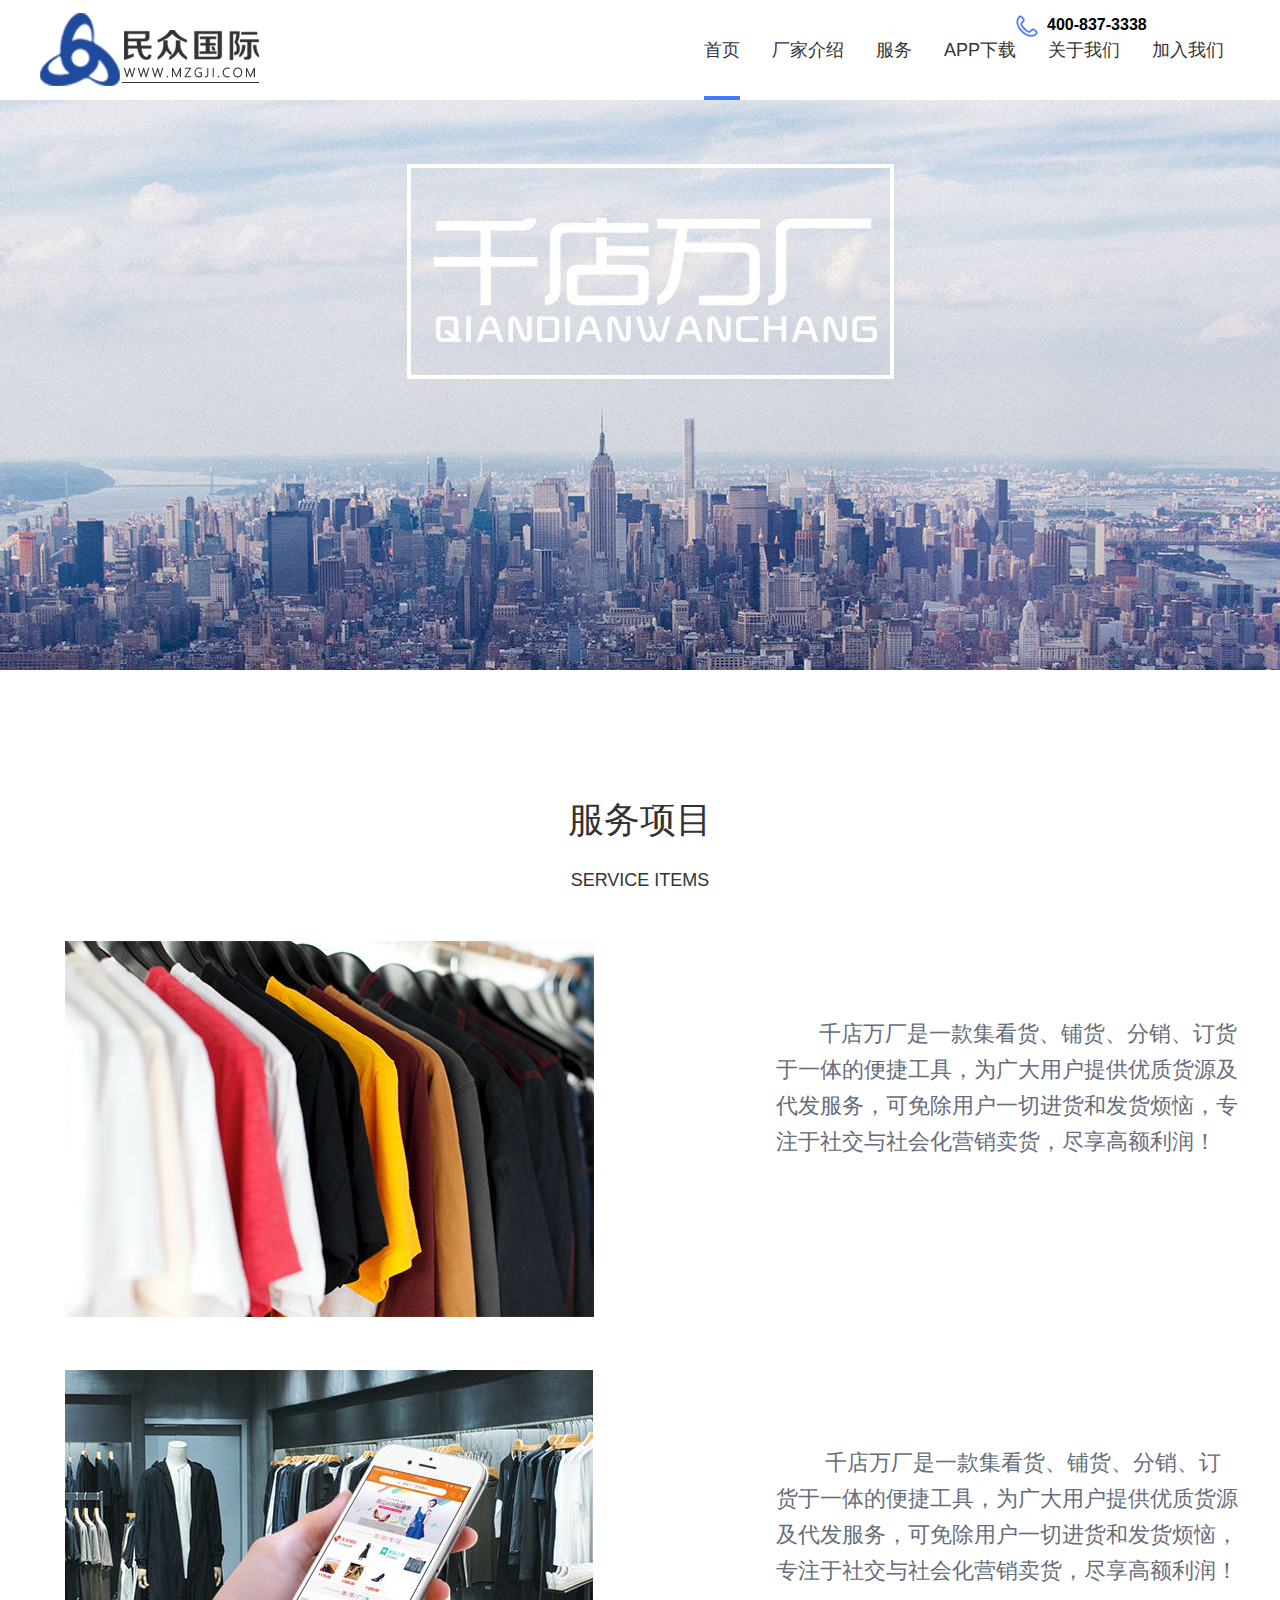
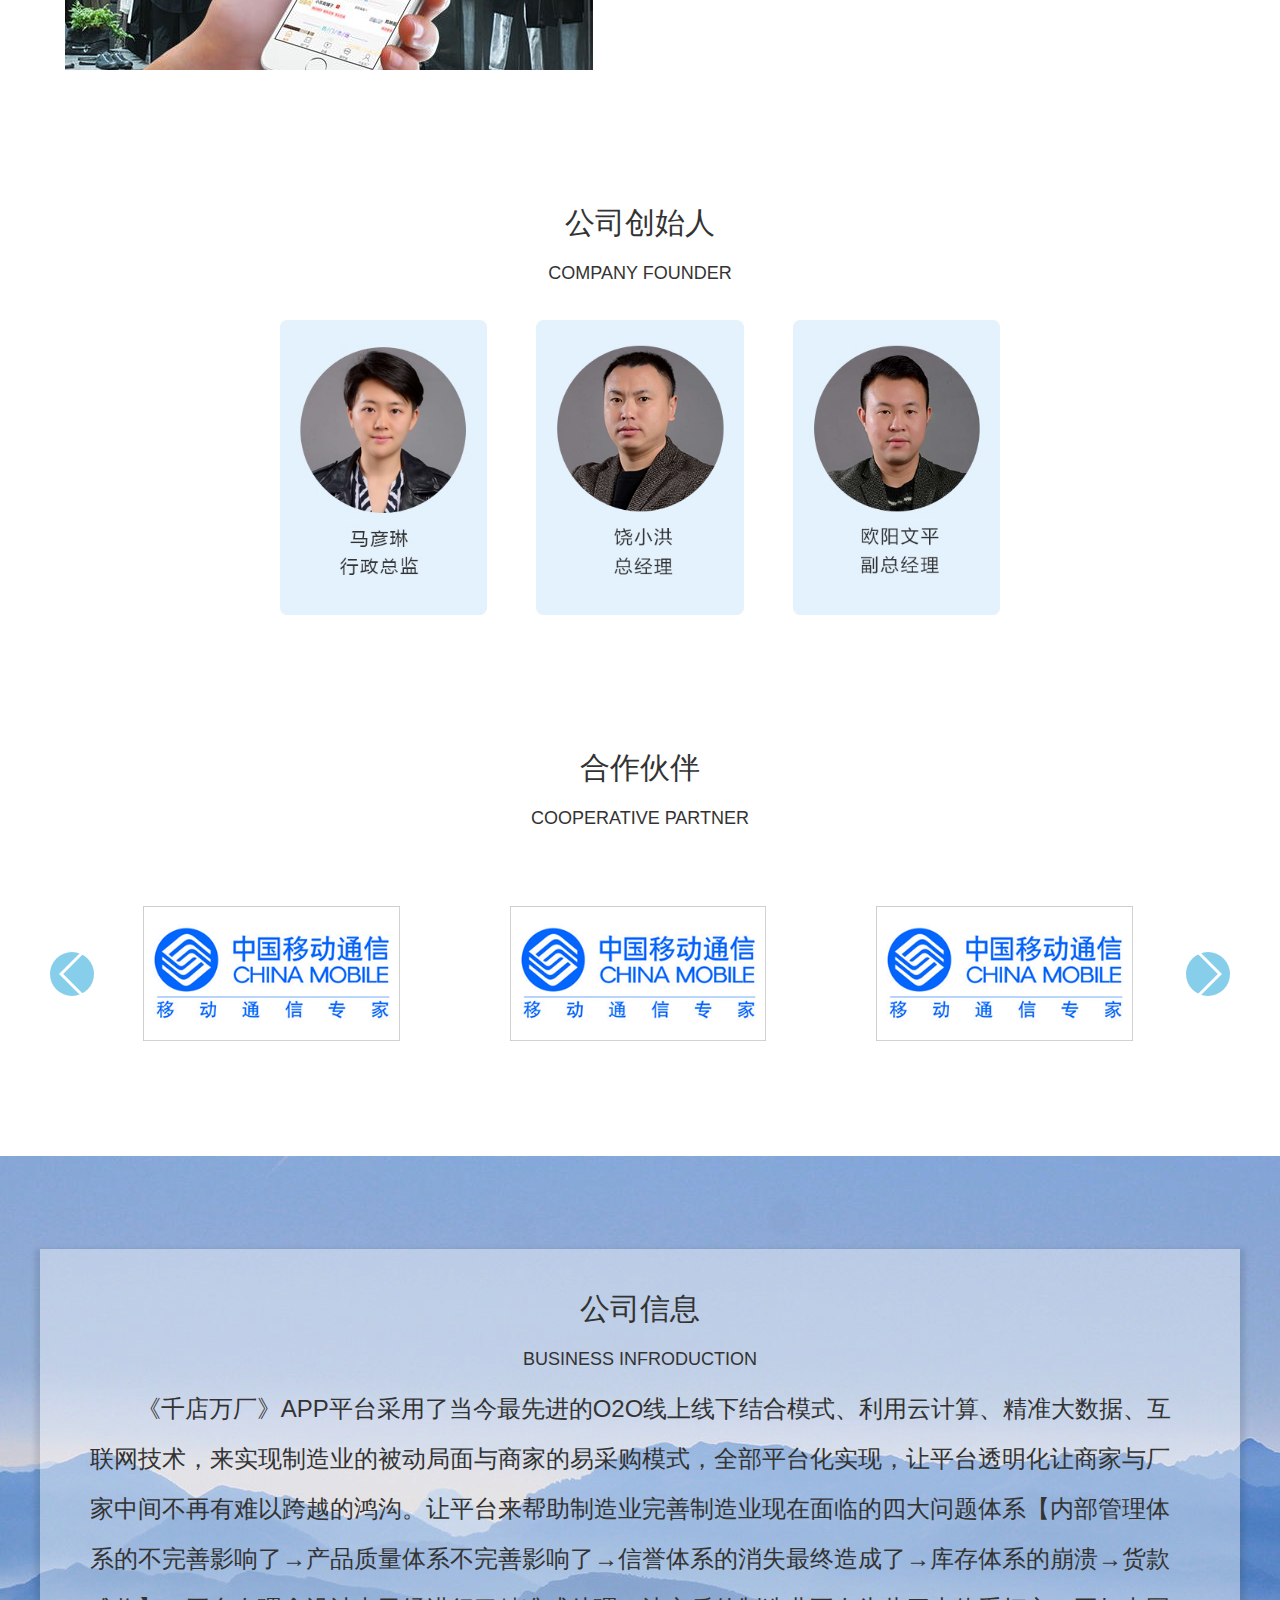
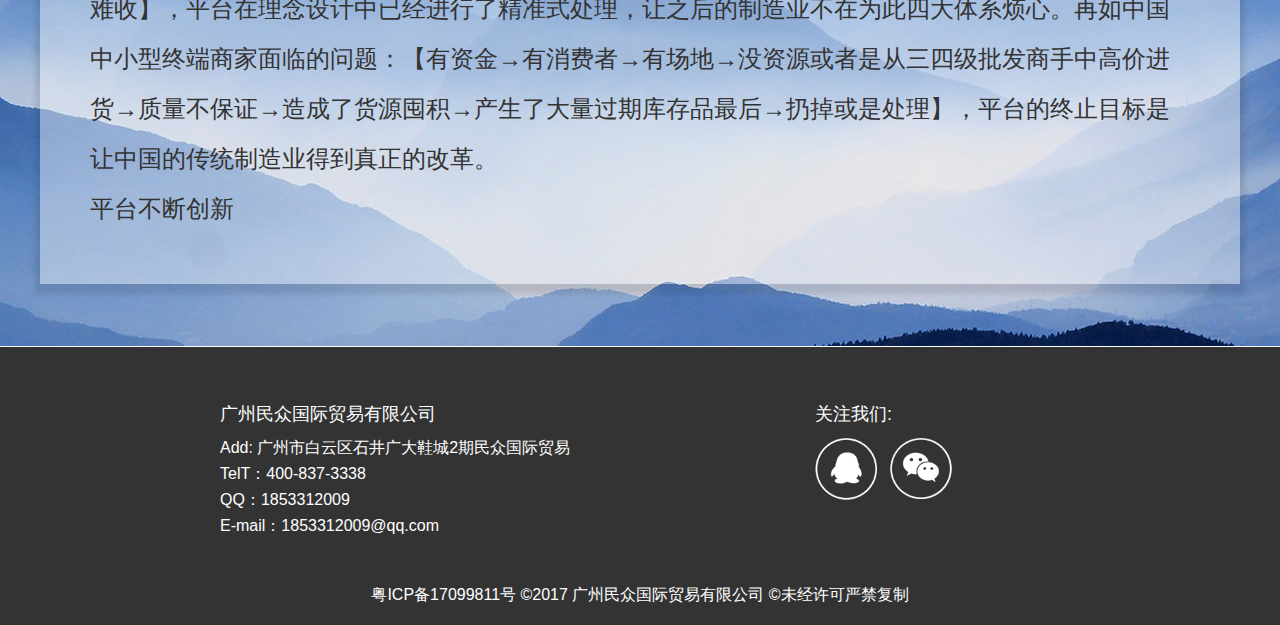
<file: index.html>
<!DOCTYPE html>
<html lang="en">

<head>
    <meta charset="UTF-8">
    <meta http-equiv=“X-UA-Compatible” content=“IE=8″>
    <meta http-equiv=“X-UA-Compatible” content=“IE=9″>
    <meta http-equiv="X-UA-Compatible" content="ie=edge">
    <!-- Link Swiper's CSS -->
    <!--<link rel="stylesheet" href="resource/css/swiper-3.4.2.min.css">-->
    <link rel="stylesheet" href="./resource/css/swiper-3.4.2.min.css">
    <link href="resource/css/main.css" rel="stylesheet" />
    <link href="resource/css/index.css" rel="stylesheet" />
    <link rel="shortcut icon" type=image/x-icon href="./resource/images/图层1.png" />
    <title>民众国际 千店万厂</title>
</head>

<body>
    
    <!--common-header begin-->
    <div class="common-header">
            <h1>民众国际 千店万厂</h1>
        <div class="tel">
            <img src="./resource/images/index/电话副本.png" alt="千店万厂">&nbsp&nbsp400-837-3338</div>
        <div class="wrap-sub clearfix">

            <p class="logo">
                <a href="index.html">
                    <img src="./resource/images/index/logo.png" alt="千店万厂">
                </a>
            </p>
            <ul class="fr">
                <li class="active">
                    <a href="index.html">首页</a>
                </li>
                <li>
                    <a href="product.html">厂家介绍</a>
                </li>
                <li>
                    <a href="server.html">服务</a>
                </li>
                <li>
                    <a href="down.html">APP下载</a>
                </li>
                <li>
                    <a href="about-us.html">关于我们</a>
                </li>
                <li>
                    <a href="join.html">加入我们</a>
                </li>
            </ul>
        </div>
    </div>
    <!--common-header end-->


    <!--banner begin-->
    <div class="contact-header clearfix">
        <div class="contact-h center">
        </div>
    </div>
    <!--banner end-->



    <!--about-us begin-->
    <div class="about-us ">
        <div class="wrap clearfix">
            <h2>服务项目</h2>
            <h3>SERVICE ITEMS</h3>
            <div class="warp1">
                <p class="img fl" style="margin-left:25px">
                    <img src="resource/images/index/厂.jpg" alt="千店万厂">
                </p>
                <p class="description fr" style="margin-left:0px">
                    &nbsp&nbsp&nbsp&nbsp&nbsp&nbsp&nbsp千店万厂是一款集看货、铺货、分销、订货于一体的便捷工具，为广大用户提供优质货源及代发服务，可免除用户一切进货和发货烦恼，专注于社交与社会化营销卖货，尽享高额利润！
                </p>
            </div>
        </div>
        <div class="wrap clearfix">

            <p class="img fl" style="margin-left:25px">
                <img src="resource/images/index/店.jpg" alt="千店万厂">
            </p>
            <p class="description fr" style="margin-left:0px">
                &nbsp&nbsp&nbsp&nbsp&nbsp&nbsp&nbsp 千店万厂是一款集看货、铺货、分销、订货于一体的便捷工具，为广大用户提供优质货源及代发服务，可免除用户一切进货和发货烦恼，专注于社交与社会化营销卖货，尽享高额利润！
            </p>
        </div>
    </div>
    <div class="hezuo">
        <div class="hezuo-main">
            <h2>公司创始人</h2>
            <h3> COMPANY FOUNDER</h3>
            <div>
                <img src="./resource/images/index//boss1.jpg" alt="千店万厂">
                <img src="./resource/images/index//boss2.jpg" alt="千店万厂">
                <img src="./resource/images/index//boss3.jpg" alt="千店万厂">

            </div>
        </div>
    </div>
    <div class="boss-f">
        <div class="boss-t">
            <h2>合作伙伴</h2>
            <h3>COOPERATIVE PARTNER</h3>
        </div>
    </div>
    <div class="boss">
        <div class="boss-c">

            <div class="swiper-container">
                <div class="swiper-wrapper">
                    <div class="swiper-slide">
                        <img src="./resource/images/index/hezuo1.png" alt="千店万厂">
                    </div>
                    <div class="swiper-slide">
                        <img src="./resource/images/index/hezuo1.png" alt="千店万厂">
                    </div>
                    <div class="swiper-slide">
                        <img src="./resource/images/index/hezuo1.png" alt="千店万厂">
                    </div>
                    <div class="swiper-slide">
                        <img src="./resource/images/index/hezuo1.png" alt="千店万厂">
                    </div>
                    <div class="swiper-slide">
                        <img src="./resource/images/index/hezuo1.png" alt="千店万厂">
                    </div>
                    <div class="swiper-slide">
                        <img src="./resource/images/index/hezuo1.png" alt="千店万厂">
                    </div>
                    <div class="swiper-slide">
                        <img src="./resource/images/index/hezuo1.png" alt="千店万厂">
                    </div>

                </div>
                <!-- Add Pagination -->
                <!-- Add Arrows -->

            </div>
            <div class="swiper-button-next swiper-button-white"></div>
            <div class="swiper-button-prev swiper-button-white"></div>
        </div>


    </div>


    <div class="info">
        <div class="info-main">
            <h2>公司信息</h2>
            <h3>BUSINESS INFRODUCTION</h3>
            <p> &nbsp&nbsp&nbsp&nbsp&nbsp&nbsp&nbsp《千店万厂》APP平台采用了当今最先进的O2O线上线下结合模式、利用云计算、精准大数据、互联网技术，来实现制造业的被动局面与商家的易采购模式，全部平台化实现，让平台透明化让商家与厂家中间不再有难以跨越的鸿沟。让平台来帮助制造业完善制造业现在面临的四大问题体系【内部管理体系的不完善影响了→产品质量体系不完善影响了→信誉体系的消失最终造成了→库存体系的崩溃→货款难收】，平台在理念设计中已经进行了精准式处理，让之后的制造业不在为此四大体系烦心。再如中国中小型终端商家面临的问题：【有资金→有消费者→有场地→没资源或者是从三四级批发商手中高价进货→质量不保证→造成了货源囤积→产生了大量过期库存品最后→扔掉或是处理】，平台的终止目标是让中国的传统制造业得到真正的改革。</p>
            <p>平台不断创新</p>
        </div>
    </div>



    <!--about-us end-->
    <!--product end-->
    <!--connection begin-->
    <div class="connection">
        <div class="wrap">
            <ul class="icon clearfix">
                <li class="fl">
                    <ul>
                        <span>广州民众国际贸易有限公司</span>
                        <li>Add: 广州市白云区石井广大鞋城2期民众国际贸易</li>
                        <li>TelT：400-837-3338</li>
                        <li>QQ：1853312009</li>
                        <li>E-mail：1853312009@qq.com</li>
                    </ul>
                </li>
                <li class="fr">
                    <ul>
                        <span>关注我们:</span>
                        <div>
                            <span class="fl">
                                <img src="./resource/images/index/qq.png" alt="千店万厂"> </span>
                            &nbsp&nbsp&nbsp&nbsp
                            <span class="fl">
                                <img src="./resource/images/index/微信.png" alt="千店万厂">
                            </span>
                        </div>

                    </ul>

                </li>
            </ul>
        </div>
        <div class="footer">
            <p>粤ICP备17099811号 ©2017 广州民众国际贸易有限公司 ©未经许可严禁复制</p>
        </div>
    </div>
    <!--connection end-->

    <!--footer begin-->

    <!--footer end-->

    <!--goTop begin-->
    <span class="goTop" id="goTop">
        <img src="resource/images/index/gotop.png" alt="">
    </span>
    <!--goTop end-->

    <script src="resource/js/lib/jquery-1.9.1.js"></script>
    <!-- Swiper JS -->
    <script src="resource/js/swiper-3.4.2.min.js"></script>
    <script data-main="modules/src/index" src="resource/js/common/base.js"></script>
    <!-- Initialize Swiper -->
    <script>
        var swiper = new Swiper('.swiper-container', {
            pagination: '.swiper-pagination',
            nextButton: '.swiper-button-next',
            prevButton: '.swiper-button-prev',
            slidesPerView: 3,
            paginationClickable: true,
            spaceBetween: 0,
            autoplay: 2000,
            loop: true,
        });
        $('.swiper-container').mouseover(function () {
            swiper.stopAutoplay();
        })
        $('.swiper-container').mouseout(function () {
            swiper.startAutoplay();
        })
    </script>
</body>
<script>
</script>


</html>
</file>
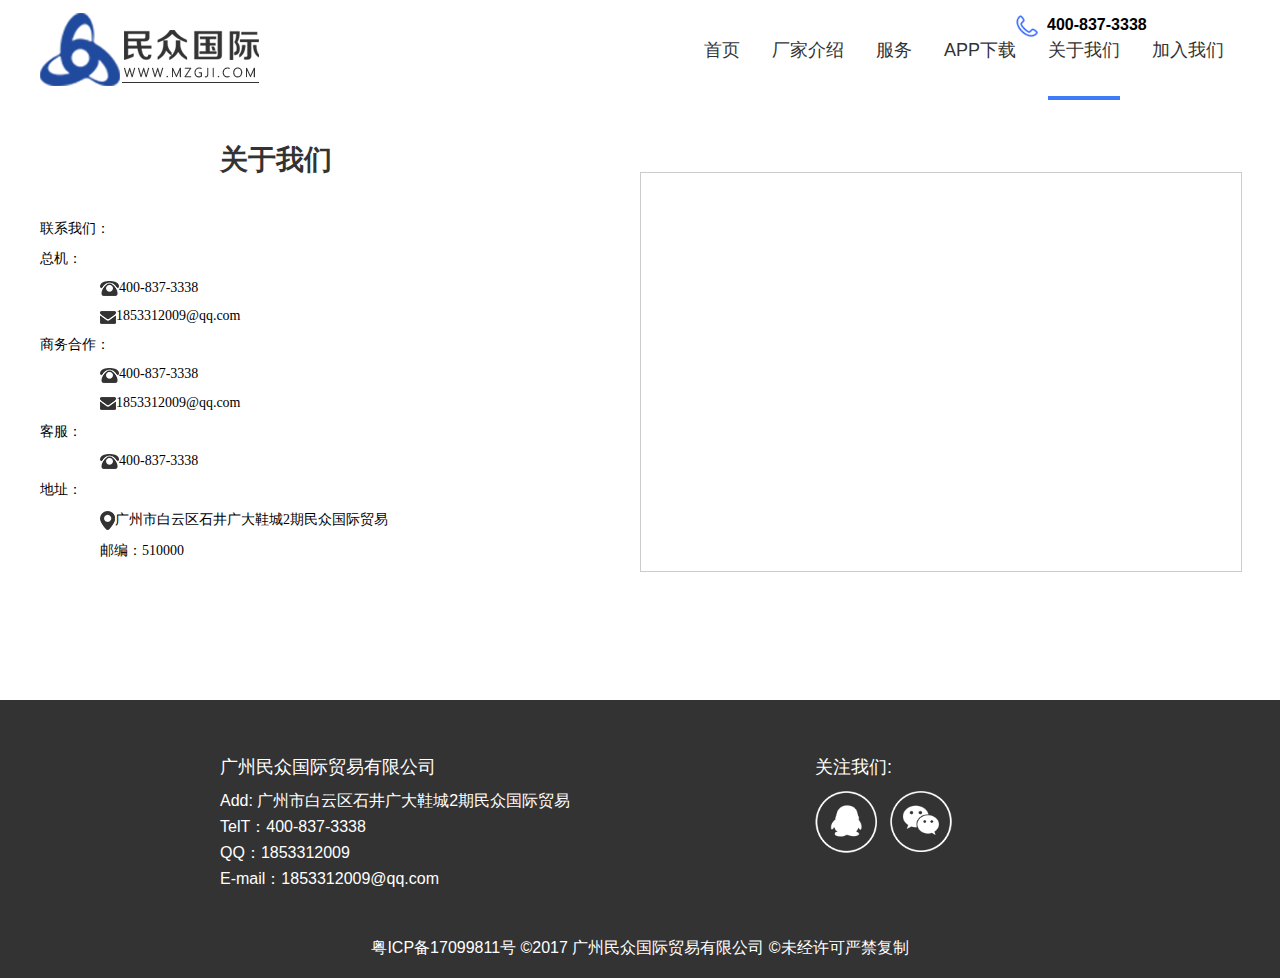
<file: about-us.html>
<!DOCTYPE html>
<html lang="en">

<head>
    <meta charset="UTF-8">
    <!--<meta name="viewport" content="width=device-width, initial-scale=1.0">-->
    <meta http-equiv=“X-UA-Compatible” content=“IE=8″>
    <meta http-equiv=“X-UA-Compatible” content=“IE=9″>
    <meta http-equiv="X-UA-Compatible" content="ie=edge">
    <!-- Link Swiper's CSS -->
    <!--<link rel="stylesheet" href="resource/css/swiper-3.4.2.min.css">-->
    <link href="resource/css/main.css" rel="stylesheet" />
    <link href="resource/css/about-us.css" rel="stylesheet" />
    <link rel="shortcut icon" type=image/x-icon href="./resource/images/图层1.png" />
    <title>民众国际 千店万厂</title>
</head>

<body>
    <!--common-header begin-->
    <div class="common-header">
            <div class="tel"><img src="./resource/images/index/电话副本.png" alt="">&nbsp&nbsp400-837-3338</div>
        <div class="wrap-sub clearfix">
               
            <p class="logo">
                <a href="index.html">
                    <img src="resource/images/index/logo.png" alt="logo">
                </a>
            </p>
            <ul class="fr">
                <li>
                    <a href="index.html">首页</a>
                </li>
                <li>
                    <a href="product.html">厂家介绍</a>
                </li>
                <li>
                    <a href="server.html">服务</a>
                </li>
                <li >
                    <a href="down.html">APP下载</a>
                </li>
                <li class="active">
                    <a href="about-us.html">关于我们</a>
                </li>
                <li>
                    <a href="join.html">加入我们</a>
                </li>
            </ul>
        </div>
    </div>
    <!--common-header end-->
    <!--about-us end-->
    <div class="about">
        <div class="about-us center ">
                <div class="about-l fl">
                     <h2>关于我们</h2>
                     <ul>
                         <li>联系我们：</li>
                         <li>总机：</li>
                         <li class="ml"><img src="./resource/images/about/电话.png" alt="千店万厂">400-837-3338</li>
                         <li class="ml"><img src="./resource/images/about/邮箱.png" alt="千店万厂">1853312009@qq.com</li>
                         <li>商务合作：</li>
                         <li class="ml"><img src="./resource/images/about/电话.png" alt="千店万厂">400-837-3338</li>
                         <li class="ml"><img src="./resource/images/about/邮箱.png" alt="千店万厂">1853312009@qq.com</li>
                         <li>客服：</li>
                         <li class="ml"><img src="./resource/images/about/电话.png" alt="千店万厂">400-837-3338 </li>
                         <li>地址：</li>
                         <li class="ml"><img src="./resource/images/about/地址.png" alt="千店万厂">广州市白云区石井广大鞋城2期民众国际贸易</li>
                         <li class="ml">邮编：510000</li>
                     </ul>
                </div>
                <div class="about-r fr">
                        <div class="contact-map center" id="map" style="border:1px solid #ccc"></div>
                </div>
        </div>
    </div>

    <!--connection begin-->
    <div class="connection">
        <div class="wrap">
            <ul class="icon clearfix">
                <li class="fl">
                    <ul>
                        <span>广州民众国际贸易有限公司</span>
                        <li>Add: 广州市白云区石井广大鞋城2期民众国际贸易</li>
                        <li>TelT：400-837-3338</li>
                        <li>QQ：1853312009</li>
                        <li>E-mail：1853312009@qq.com</li>
                    </ul>
                </li>
                <li class="fr">
                    <ul>
                        <span>关注我们:</span>
                        <div>
                            <span class="fl">
                                <img src="./resource/images/index/qq.png" alt="千店万厂"> </span>
                            &nbsp&nbsp&nbsp&nbsp
                            <span class="fl">
                                <img src="./resource/images/index/微信.png" alt="千店万厂">
                            </span>
                        </div>

                    </ul>

                </li>
            </ul>
        </div>
        <div class="footer">
            <p>粤ICP备17099811号 ©2017 广州民众国际贸易有限公司 ©未经许可严禁复制</p>
        </div>
    </div>
    <!--connection end-->

    <!--footer begin-->
    
    <!--footer end-->

    <!--goTop begin-->
    <span class="goTop" id="goTop">
        <img src="resource/images/index/gotop.png" alt="">
    </span>
    <!--goTop end-->
    <script src="resource/js/lib/jquery-1.9.1.js"></script>
    <!-- Swiper JS -->
    <script data-main="modules/src/index" src="resource/js/common/base.js"></script>
    <script type="text/javascript" src="http://webapi.amap.com/maps?v=1.4.0&key=ef831fab8390a593b27819c26137a1a9"></script>
    <!-- Initialize Swiper -->
    <script>
       var map = new AMap.Map("map", {
        zoom: 16,
        // center: [113.341762,23.144348],
        center:[113.225392,23.196271]
    });
    var marker = new AMap.Marker({
        position: map.getCenter(),
        // offset : new AMap.Pixel(15,10),
        map:map
    });
    marker.setMap(map);
        // 设置鼠标划过点标记显示的文字提示
    // marker.setTitle('我是marker的title');

    // 设置label标签
    marker.setLabel({//label默认蓝框白底左上角显示，样式className为：amap-marker-label
        offset: new AMap.Pixel(-120, -55),//修改label相对于maker的位置
        content: "广州民众国际贸易有限公司"
    });
    </script>
</body>

</html>
</file>
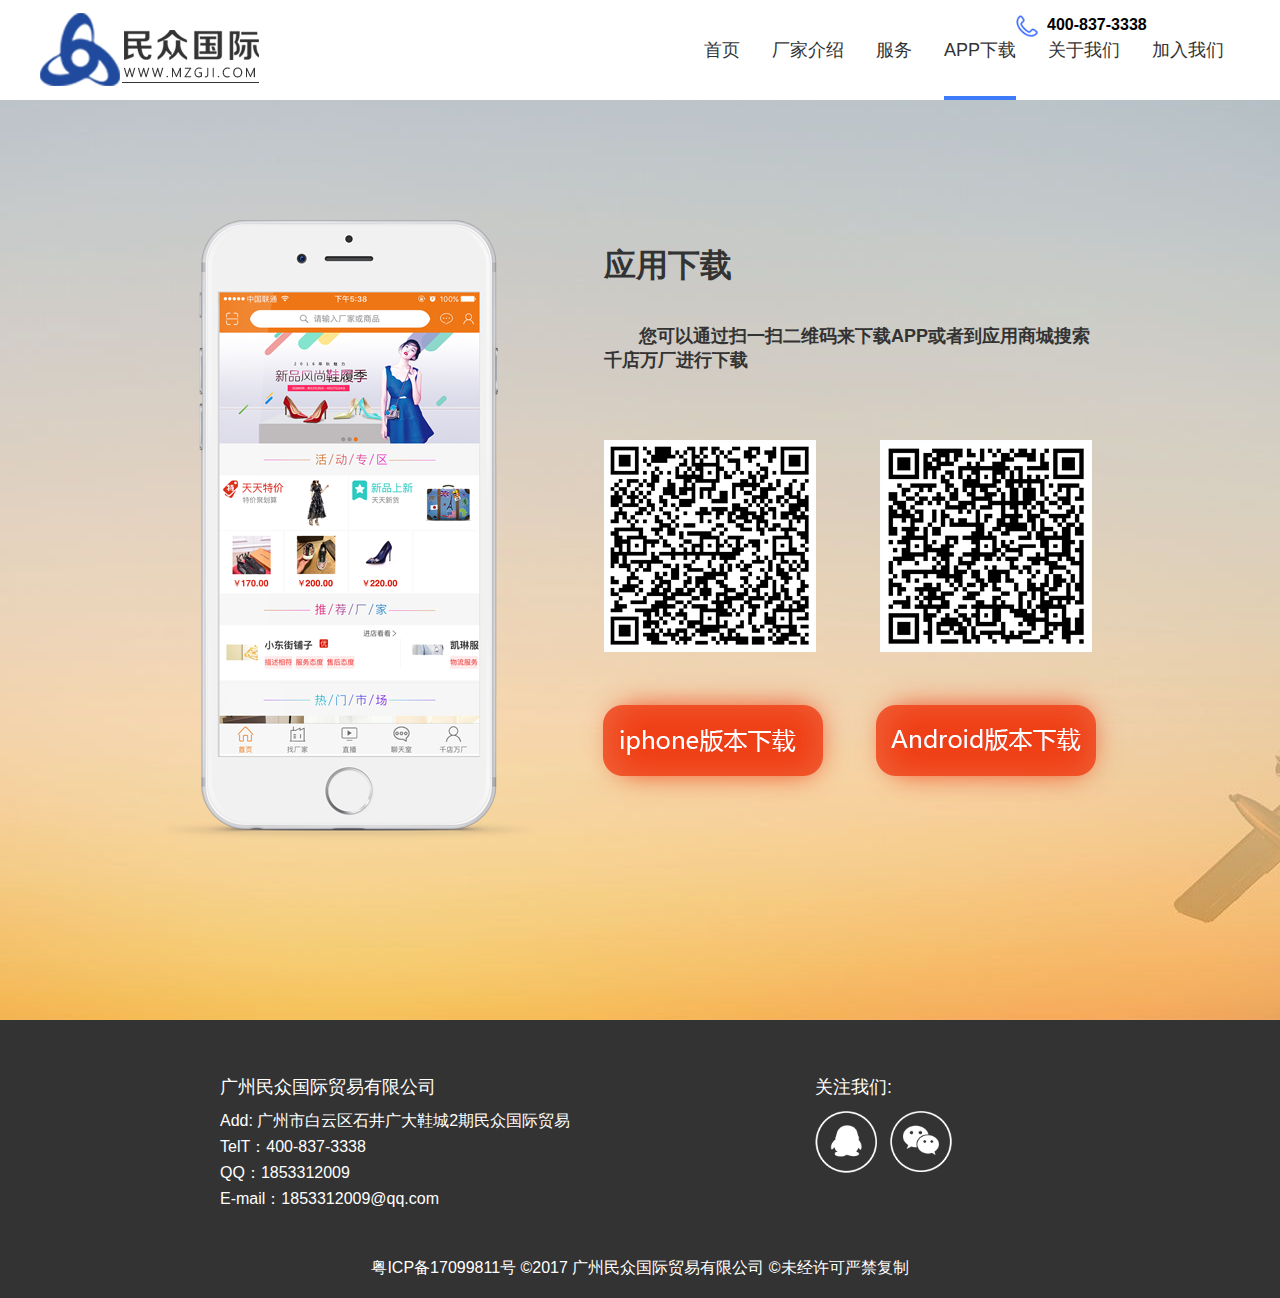
<file: down.html>
<!DOCTYPE html>
<html lang="en">

<head>
    <meta charset="UTF-8">
    <!--<meta name="viewport" content="width=device-width, initial-scale=1.0">-->
    <meta http-equiv=“X-UA-Compatible” content=“IE=8″>
    <meta http-equiv=“X-UA-Compatible” content=“IE=9″>
    <meta http-equiv="X-UA-Compatible" content="ie=edge">
    <!-- Link Swiper's CSS -->
    <!--<link rel="stylesheet" href="resource/css/swiper-3.4.2.min.css">-->
    <link href="resource/css/main.css" rel="stylesheet" />
    <link href="resource/css/down.css" rel="stylesheet" />
    <link rel="shortcut icon" type=image/x-icon href="./resource/images/图层1.png" />
    <title>民众国际 千店万厂</title>
</head>

<body>
    <!--common-header begin-->
    <div class="common-header">
            <div class="tel"><img src="./resource/images/index/电话副本.png" alt="">&nbsp&nbsp400-837-3338</div>
        <div class="wrap-sub clearfix">
                
            <p class="logo">
                <a href="index.html">
                    <img src="resource/images/index/logo.png" alt="千店万厂">
                </a>
            </p>
            <ul class="fr">
                <li>
                    <a href="index.html">首页</a>
                </li>
                <li>
                    <a href="product.html">厂家介绍</a>
                </li>
                <li>
                    <a href="server.html">服务</a>
                </li>
                <li class="active">
                    <a href="down.html">APP下载</a>
                </li>
                <li>
                    <a href="about-us.html">关于我们</a>
                </li>
                <li>
                    <a href="join.html">加入我们</a>
                </li>
            </ul>
        </div>
    </div>
    <!--common-header end-->
    <!--about-us end-->
    <div class="app">
        <div class="center clearfix">
            <div class="app-l fl">
                <img src="./resource/images/down/手机图.png" alt="千店万厂">
            </div>
            <div class="app-r fr">
                <h2>应用下载</h2>
                <p> &nbsp&nbsp&nbsp&nbsp&nbsp&nbsp&nbsp您可以通过扫一扫二维码来下载APP或者到应用商城搜索千店万厂进行下载</p>
                <div class="img1">
                    <img src="./resource/images/down/IP二维码.png" alt="千店万厂">
                    <img src="./resource/images/down/an二维码.png" alt="千店万厂">
                </div>
                <div class="img2">
                        <a href="https://itunes.apple.com/cn/app/%E5%8D%83%E5%BA%97%E4%B8%87%E5%8E%82/id1294162469?mt=8"><img src="./resource/images/down/IP下载.png" alt=""></a>
                        <a href="http://app.so.com/detail/index?pname=com.mzgji.tstf&id=3890070"><img src="./resource/images/down/an下载.png" alt=""></a>
                </div>
            </div>
        </div>
    </div>

    <!--connection begin-->
    <div class="connection">
        <div class="wrap">
            <ul class="icon clearfix">
                <li class="fl">
                    <ul>
                        <span>广州民众国际贸易有限公司</span>
                        <li>Add: 广州市白云区石井广大鞋城2期民众国际贸易</li>
                        <li>TelT：400-837-3338</li>
                        <li>QQ：1853312009</li>
                        <li>E-mail：1853312009@qq.com</li>
                    </ul>
                </li>
                <li class="fr">
                    <ul>
                        <span>关注我们:</span>
                        <div>
                            <span class="fl">
                                <img src="./resource/images/index/qq.png" alt="千店万厂"> </span>
                            &nbsp&nbsp&nbsp&nbsp
                            <span class="fl">
                                <img src="./resource/images/index/微信.png" alt="千店万厂">
                            </span>
                        </div>

                    </ul>

                </li>
            </ul>
        </div>
        <div class="footer">
            <p>粤ICP备17099811号 ©2017 广州民众国际贸易有限公司 ©未经许可严禁复制</p>
        </div>
    </div>
    <!--connection end-->

    <!--footer begin-->
    
    <!--footer end-->

    <!--goTop begin-->
    <span class="goTop" id="goTop">
        <img src="resource/images/index/gotop.png" alt="">
    </span>
    <!--goTop end-->
    <script src="resource/js/lib/jquery-1.9.1.js"></script>
    <!-- Swiper JS -->
    <script data-main="modules/src/index" src="resource/js/common/base.js"></script>
    <!-- Initialize Swiper -->
 
</body>

</html>
</file>
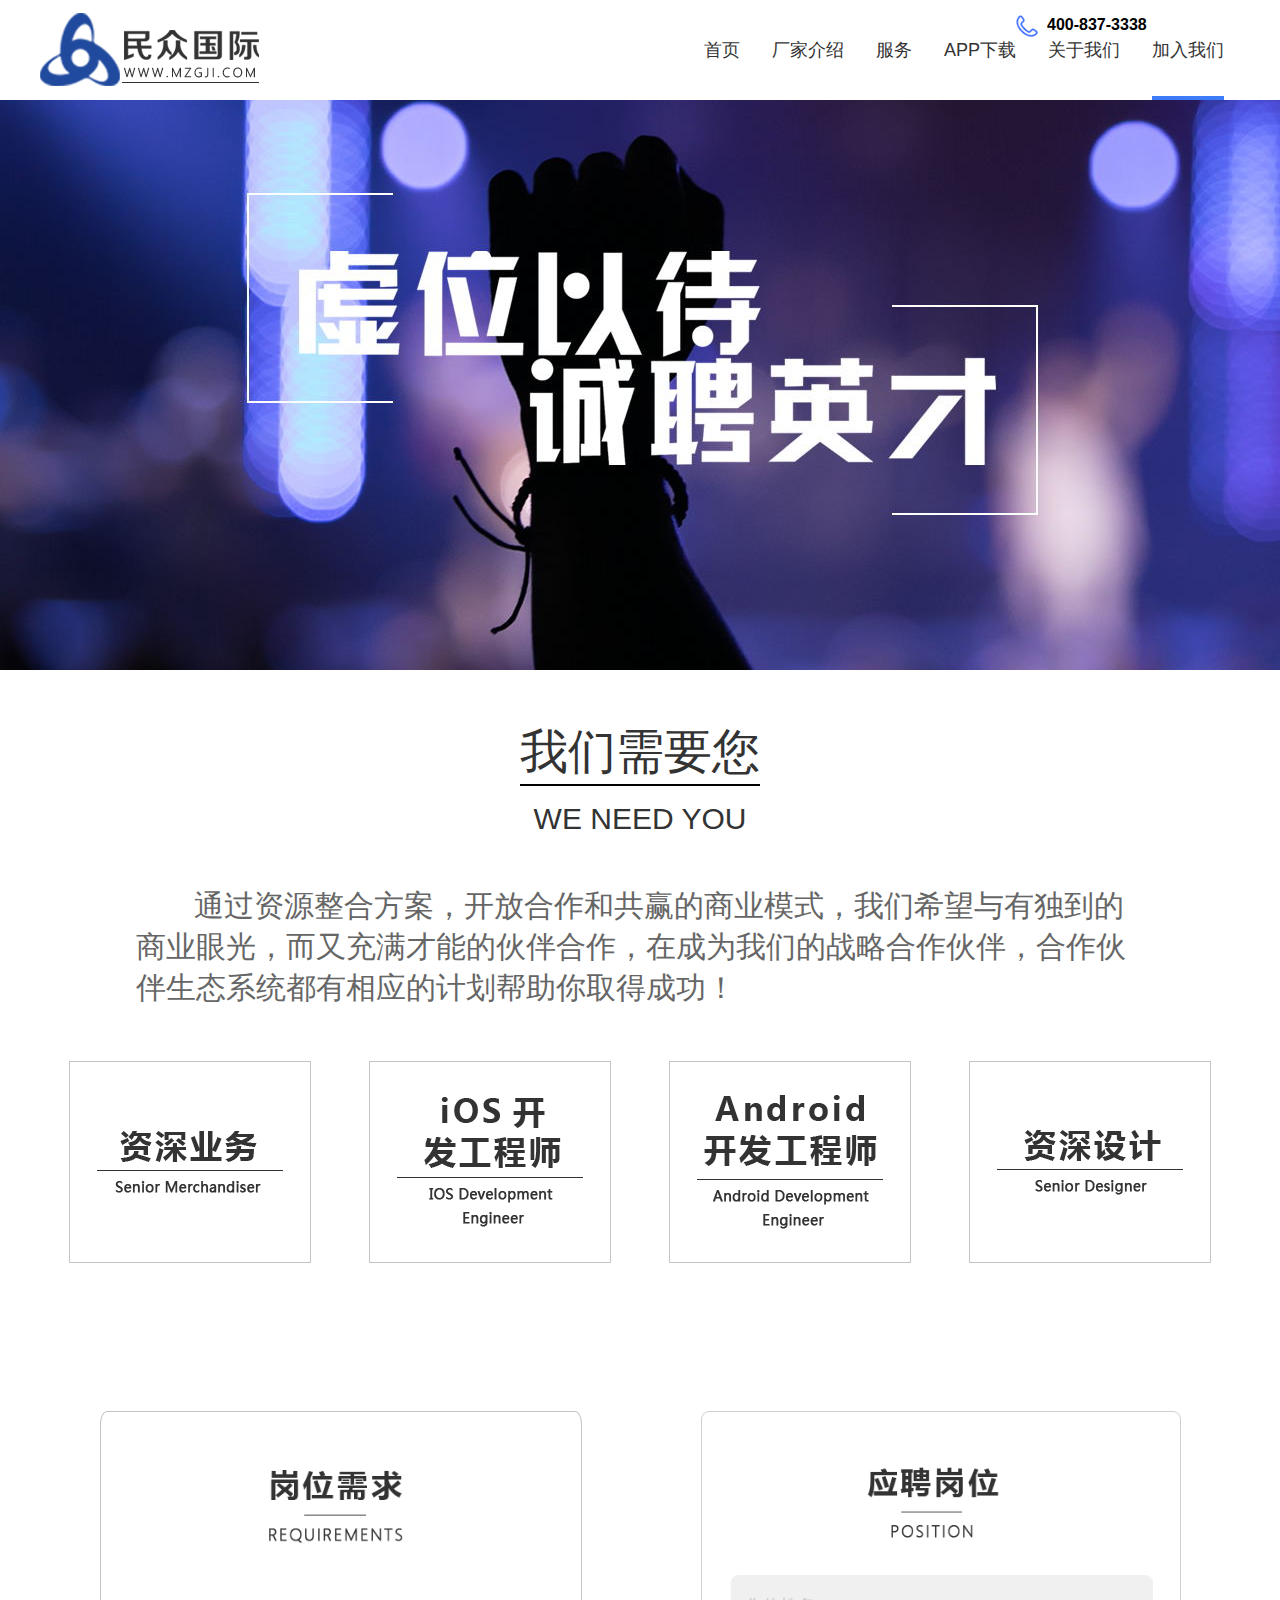
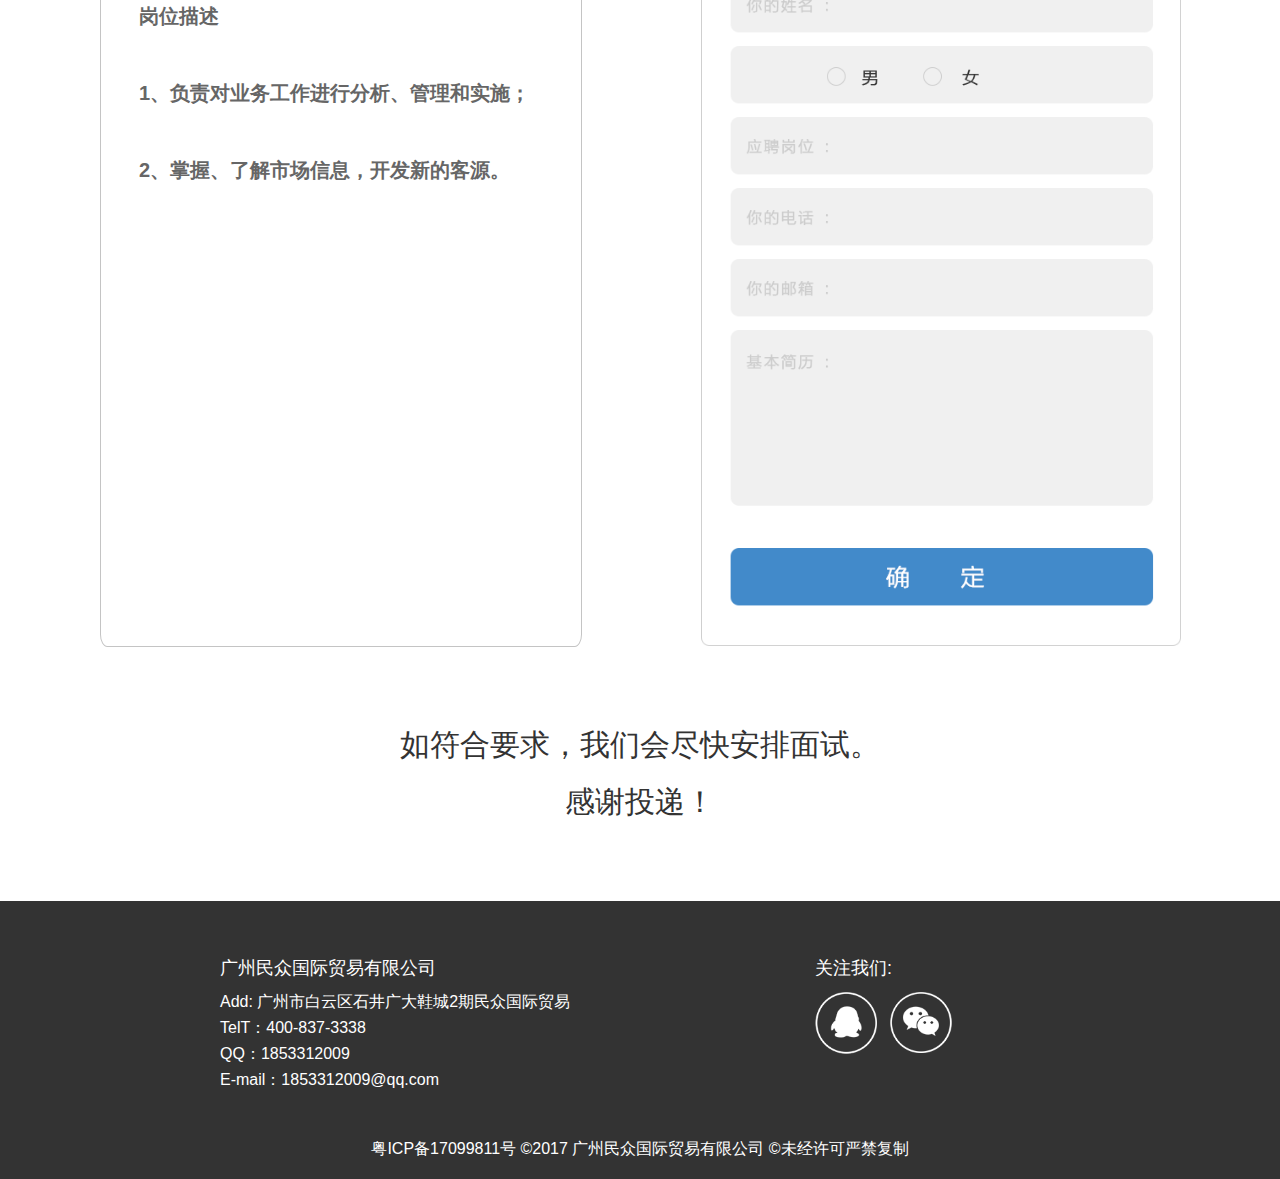
<file: join.html>
<!DOCTYPE html>
<html lang="en">

<head>
    <meta charset="UTF-8">
    <!--<meta name="viewport" content="width=device-width, initial-scale=1.0">-->
    <meta http-equiv=“X-UA-Compatible” content=“IE=8″>
    <meta http-equiv=“X-UA-Compatible” content=“IE=9″>
    <meta http-equiv="X-UA-Compatible" content="ie=edge">
    <!-- Link Swiper's CSS -->
    <!--<link rel="stylesheet" href="resource/css/swiper-3.4.2.min.css">-->
    <link href="resource/css/main.css" rel="stylesheet" />
    <link href="resource/css/join.css" rel="stylesheet" />
    <link rel="shortcut icon" type=image/x-icon href="./resource/images/图层1.png" />
    <title>民众国际 千店万厂</title>
</head>

<body>
    <!--common-header begin-->
    <div class="common-header">
            <div class="tel"><img src="./resource/images/index/电话副本.png" alt="千店万厂">&nbsp&nbsp400-837-3338</div>
        <div class="wrap-sub clearfix">
                
            <p class="logo">
                <a href="index.html">
                    <img src="resource/images/index/logo.png" alt="千店万厂">
                </a>
            </p>
            <ul class="fr">
                <li >
                    <a href="index.html">首页</a>
                </li>
                <li>
                    <a href="product.html">厂家介绍</a>
                </li>
                <li>
                    <a href="server.html">服务</a>
                </li>
                <li>
                    <a href="down.html">APP下载</a>
                </li>
                <li>
                    <a href="about-us.html">关于我们</a>
                </li>
                <li class="active">
                    <a href="join.html">加入我们</a>
                </li>
            </ul>
        </div>
    </div>
    <!--common-header end-->
    <div class="zhao">
    </div>
    <div class="book">
        <div class="center">
                <h2>我们需要您
                        <div class="xian"></div>
                </h2>              
                <h3>WE NEED YOU</h3>
                <p> &nbsp&nbsp&nbsp&nbsp&nbsp&nbsp&nbsp通过资源整合方案，开放合作和共赢的商业模式，我们希望与有独到的商业眼光，而又充满才能的伙伴合作，在成为我们的战略合作伙伴，合作伙伴生态系统都有相应的计划帮助你取得成功！</p>
                <div>
                    <ul>
                        <li style="background:url(./resource/images/join/业务.png) no-repeat center"></li>
                        <li style="background:url(./resource/images/join/前端.png) no-repeat center"></li>
                        <li style="background:url(./resource/images/join/后台.png) no-repeat center"></li>
                        <li style="background:url(./resource/images/join/设计.png) no-repeat center"></li>                        
                    </ul>
                </div>
                <div class="shu">
                    <div><img src="./resource/images/join/形状5.png" alt="千店万厂">
                        <p class="da">岗位描述</p>
                        <p>1、负责对业务工作进行分析、管理和实施；</p>
                        <p>2、掌握、了解市场信息，开发新的客源。</p>
                    </div>
                    <div><img src="./resource/images/join/queding.png" alt="千店万厂"></div>
                </div>
                <h3 class="tt">如符合要求，我们会尽快安排面试。</h3>
                <h3 class="bb">感谢投递！</h3>
        </div>
    </div>
    <!--connection begin-->
    <div class="connection">
            <div class="wrap">
                <ul class="icon clearfix">
                    <li class="fl">
                        <ul>
                            <span>广州民众国际贸易有限公司</span>
                            <li>Add: 广州市白云区石井广大鞋城2期民众国际贸易</li>
                            <li>TelT：400-837-3338</li>
                            <li>QQ：1853312009</li>
                            <li>E-mail：1853312009@qq.com</li>
                        </ul>
                    </li>
                    <li class="fr">
                        <ul>
                            <span>关注我们:</span>
                            <div>
                                  <span class="fl">  <img src="./resource/images/index/qq.png" alt=""> </span>
                                    &nbsp&nbsp&nbsp&nbsp<span class="fl"><img src="./resource/images/index/微信.png" alt=""></span>
                            </div>
                           
                        </ul>
    
                    </li>
                </ul>
            </div>
            <div class="footer">
                <p>粤ICP备17099811号 ©2017 广州民众国际贸易有限公司 ©未经许可严禁复制</p>
            </div>
        </div>
    <!--connection end-->

    <!--footer begin-->
    
    <!--footer end-->

    <!--goTop begin-->
    <span class="goTop" id="goTop">
        <img src="resource/images/index/gotop.png" alt="千店万厂">
    </span>
    <!--goTop end-->
    <script src="resource/js/lib/jquery-1.9.1.js"></script>
    <!-- Swiper JS -->

    <script data-main="modules/src/index" src="resource/js/common/base.js"></script>
    <!-- Initialize Swiper -->
</body>

</html>
</file>
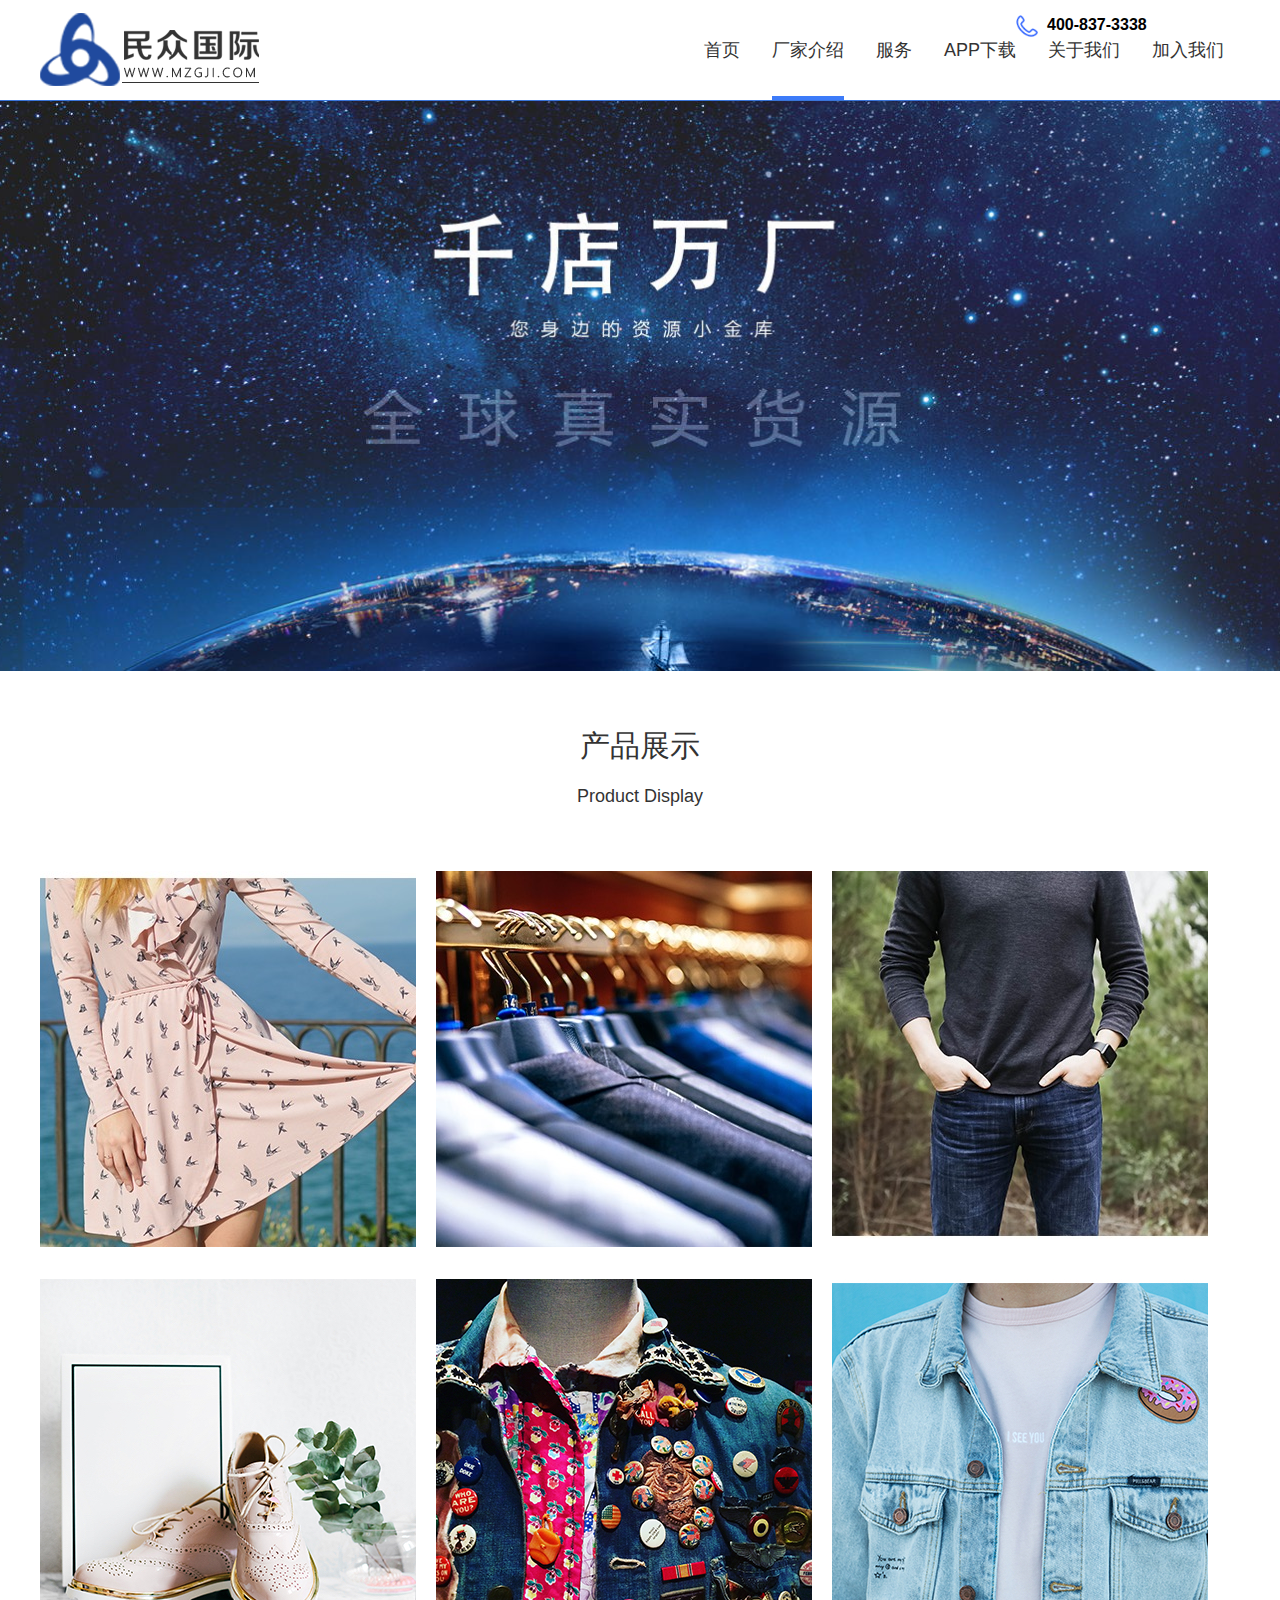
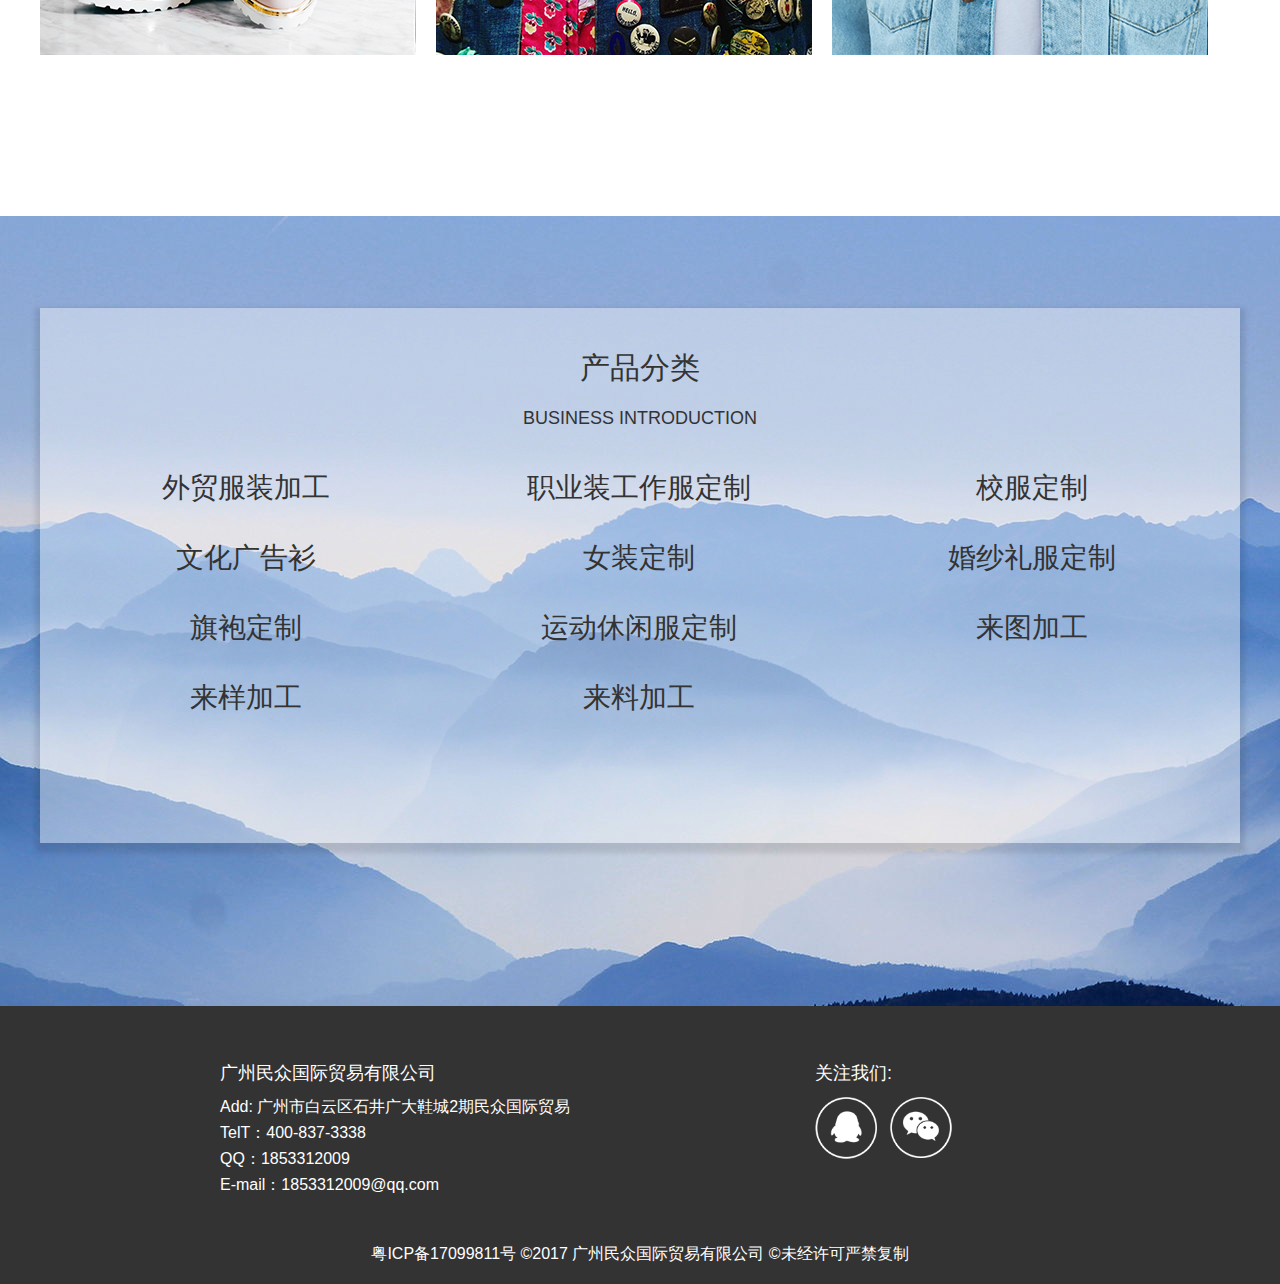
<file: product.html>
<!DOCTYPE html>
<html lang="en">

<head>
    <meta charset="UTF-8">
    <!--<meta name="viewport" content="width=device-width, initial-scale=1.0">-->
    <meta http-equiv=“X-UA-Compatible” content=“IE=8″>
    <meta http-equiv=“X-UA-Compatible” content=“IE=9″>
    <meta http-equiv="X-UA-Compatible" content="ie=edge">
    <!-- Link Swiper's CSS -->
    <!--<link rel="stylesheet" href="resource/css/swiper-3.4.2.min.css">-->
    <link href="resource/css/main.css" rel="stylesheet" />
    <link rel="stylesheet" href="./resource/css/product.css">
    <link rel="shortcut icon" type=image/x-icon href="./resource/images/图层1.png" />
    <title>民众国际 千店万厂</title>
</head>

<body>
    <!--common-header begin-->
    <div class="common-header">
            <div class="tel"><img src="./resource/images/index/电话副本.png" alt="千店万厂">&nbsp&nbsp400-837-3338</div>
        <div class="wrap-sub clearfix">
                
            <p class="logo">
                <a href="index.html">
                    <img src="resource/images/index/logo.png" alt="千店万厂">
                </a>
            </p>
            <ul class="fr">
                <li>
                    <a href="index.html">首页</a>
                </li>
                <li class="active">
                    <a href="product.html">厂家介绍</a>
                </li>
                <li>
                    <a href="server.html">服务</a>
                </li>
                <li>
                    <a href="down.html">APP下载</a>
                </li>
                <li>
                    <a href="about-us.html">关于我们</a>
                </li>
                <li>
                    <a href="join.html">加入我们</a>
                </li>
            </ul>
        </div>
    </div>
    <!--common-header end-->


    <!--banner begin-->
    <div class="contact-header clearfix">
        <div class="contact-h center">
        </div>
    </div>
    <!--banner end-->
    <!-- shebei begin -->
    <div class="content">
        <div class="content-top">
            <h2>产品展示</h2>
            <h3>Product Display</h3>
        </div>
        <div class="content-bottom center">
            <ul>
                <li>
                    <img src="./resource/images/product/暗缝机.jpg" alt="千店万厂">
                </li>
                <li>
                    <img src="./resource/images/product/定型机.jpg" alt="千店万厂">
                </li>
                <li>
                    <img src="./resource/images/product/电烫熨.jpg" alt="千店万厂">
                </li>
                <li>
                    <img src="./resource/images/product/绘图机.jpg" alt="千店万厂">
                </li>
                <li>
                    <img src="./resource/images/product/裁线机.jpg" alt="千店万厂">
                </li>
                <li>
                    <img src="./resource/images/product/验卷机1.jpg" alt="千店万厂">
                </li>

            </ul>
        </div>
    </div>
    <!-- shebei end -->


    <div class="info">
        <div class="info-main ">
            <h2>产品分类</h2>
            <h3>BUSINESS INTRODUCTION</h3>
           <ul>
               <li>外贸服装加工</li>
               <li>职业装工作服定制</li>
               <li>校服定制</li>
               <li>文化广告衫</li>
               <li>女装定制</li>
               <li>婚纱礼服定制</li>
               <li>旗袍定制</li>
               <li>运动休闲服定制</li>
               <li>来图加工</li>
               <li>来样加工</li>
               <li>来料加工</li>
           </ul>
        </div>
    </div>



    <!--about-us end-->
    <!--product end-->
    <!--connection begin-->
    <div class="connection">
        <div class="wrap">
            <ul class="icon clearfix">
                <li class="fl">
                    <ul>
                        <span>广州民众国际贸易有限公司</span>
                        <li>Add: 广州市白云区石井广大鞋城2期民众国际贸易</li>
                        <li>TelT：400-837-3338</li>
                        <li>QQ：1853312009</li>
                        <li>E-mail：1853312009@qq.com</li>
                    </ul>
                </li>
                <li class="fr">
                    <ul>
                        <span>关注我们:</span>
                        <div>
                            <span class="fl">
                                <img src="./resource/images/index/qq.png" alt="千店万厂"> </span>
                            &nbsp&nbsp&nbsp&nbsp
                            <span class="fl">
                                <img src="./resource/images/index/微信.png" alt="千店万厂">
                            </span>
                        </div>

                    </ul>

                </li>
            </ul>
        </div>
        <div class="footer">
            <p>粤ICP备17099811号 ©2017 广州民众国际贸易有限公司 ©未经许可严禁复制</p>
        </div>
    </div>
    <!--connection end-->

    <!--footer begin-->
    
    <!--footer end-->

    <!--goTop begin-->
    <span class="goTop" id="goTop">
        <img src="resource/images/index/gotop.png" alt="千店万厂">
    </span>
    <!--goTop end-->
    <script src="resource/js/lib/jquery-1.9.1.js"></script>
    <!-- Swiper JS -->
    <script data-main="modules/src/index" src="resource/js/common/base.js"></script>
    <!-- Initialize Swiper -->
    <script>
        var shuomin=$(".content-bottom ul li");
        shuomin.mouseover(
            function(){
                
                $(this).find(".shuomin").css('display','none');
            }
        )
        shuomin.mouseout(
            function(){
                $(this).find(".shuomin").css('display','block');
            }
        )
    
    </script>

</body>

</html>
</file>
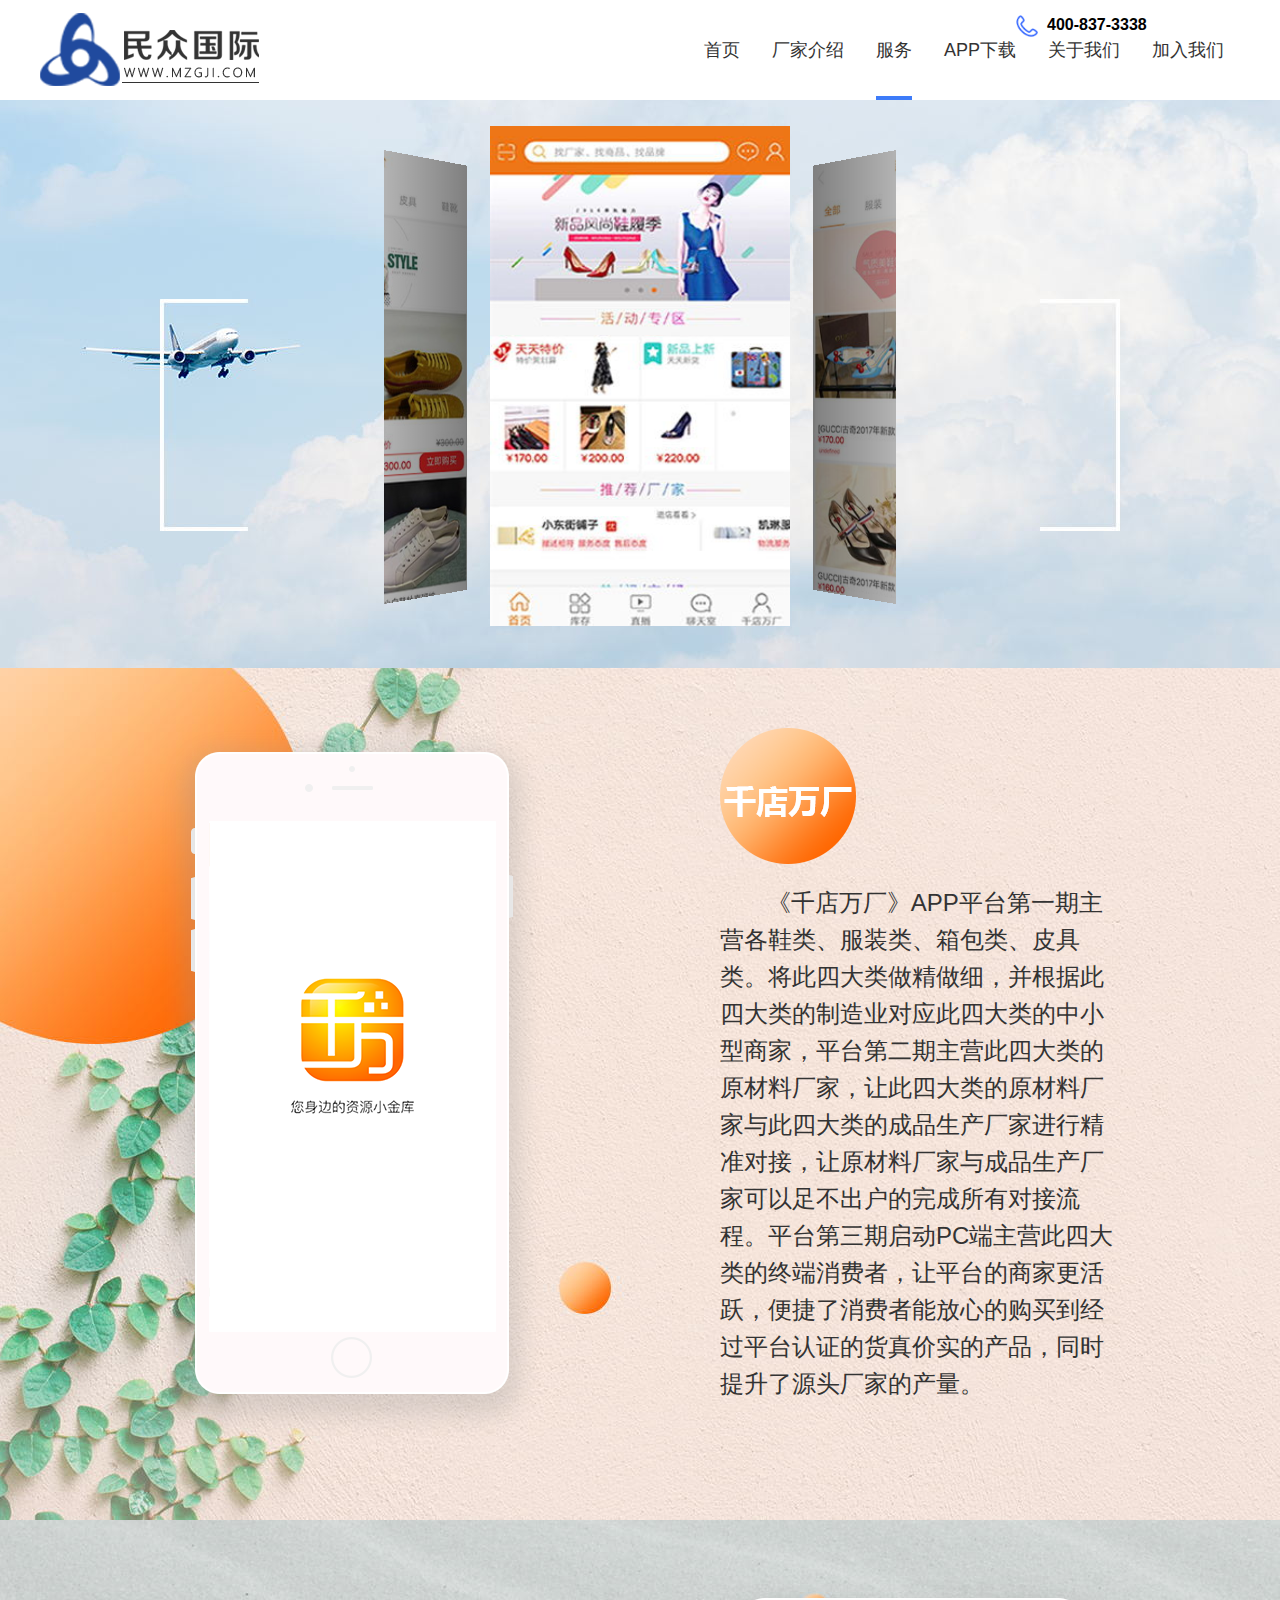
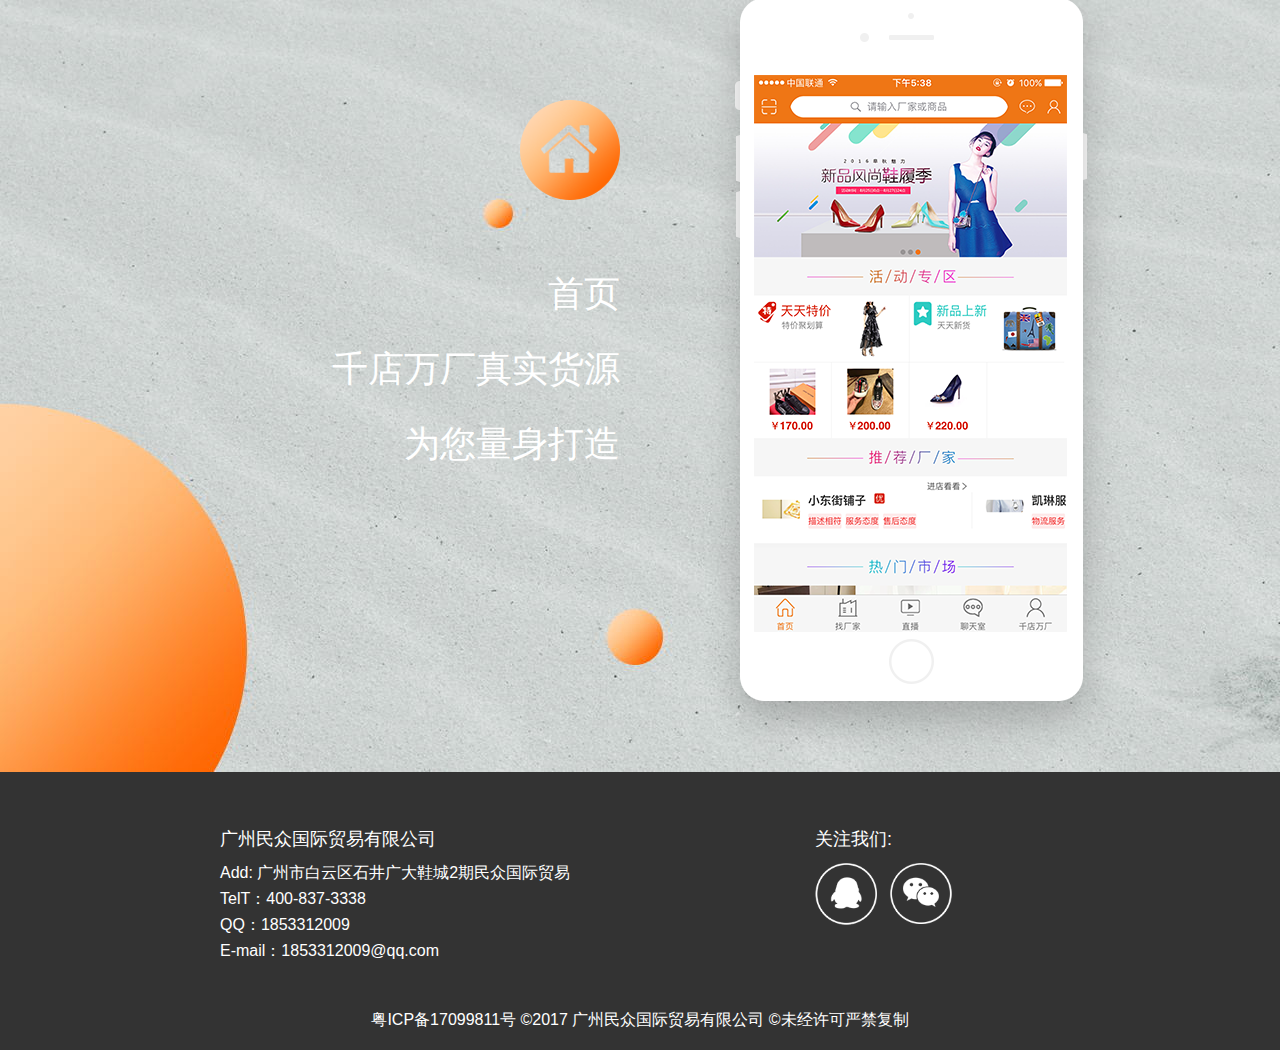
<file: server.html>
<!DOCTYPE html>
<html lang="en">

<head>
    <meta charset="UTF-8">
    <!--<meta name="viewport" content="width=device-width, initial-scale=1.0">-->
    <meta http-equiv=“X-UA-Compatible” content=“IE=8″>
    <meta http-equiv=“X-UA-Compatible” content=“IE=9″>
    <meta http-equiv="X-UA-Compatible" content="ie=edge">
    <!-- Link Swiper's CSS -->
    <!--<link rel="stylesheet" href="resource/css/swiper-3.4.2.min.css">-->

    <link rel="stylesheet" href="./resource/css/swiper-3.4.2.min.css">
    <link href="resource/css/main.css" rel="stylesheet" />
    <link href="resource/css/server.css" rel="stylesheet" />
    <link rel="shortcut icon" type=image/x-icon href="./resource/images/图层1.png" />
    <title>民众国际 千店万厂</title>
</head>

<body>
    <!--common-header begin-->
    <div class="common-header">
        <div class="tel">
            <img src="./resource/images/index/电话副本.png" alt="千店万厂">&nbsp&nbsp400-837-3338</div>
        <div class="wrap-sub clearfix">

            <p class="logo">
                <a href="index.html">
                    <img src="resource/images/index/logo.png" alt="千店万厂">
                </a>
            </p>
            <ul class="fr">
                <li>
                    <a href="index.html">首页</a>
                </li>
                <li>
                    <a href="product.html">厂家介绍</a>
                </li>
                <li class="active">
                    <a href="server.html">服务</a>
                </li>
                <li>
                    <a href="down.html">APP下载</a>
                </li>
                <li>
                    <a href="about-us.html">关于我们</a>
                </li>
                <li>
                    <a href="join.html">加入我们</a>
                </li>
            </ul>
        </div>
    </div>
    <!--common-header end-->
    <div class="lunbo">
        <div class="swiper-container center">
            <div class="swiper-wrapper">
                <div class="swiper-slide" style="background-image:url(./resource/images/server/1.jpg)"></div>
                <div class="swiper-slide" style="background-image:url(./resource/images/server/新品.jpg)"></div>
                <div class="swiper-slide" style="background-image:url(./resource/images/server/组12.jpg)"></div>
                <div class="swiper-slide" style="background-image:url(./resource/images/server/2.jpg)"></div>
                <div class="swiper-slide" style="background-image:url(./resource/images/server/3.jpg)"></div>
            </div>
            <!-- Add Pagination -->
            <div class="swiper-pagination"></div>
        </div>

    </div>
    <!--about-us end-->
    <div class="app">
        <div class="center clearfix">
            <div class="app-l fl">
                <img src="./resource/images/server/千店万厂logo.png" alt="千店万厂">
            </div>
            <div class="app-r fr">
                <img src="./resource/images/server/千店万厂.png" alt="千店万厂">
                <div>
                    &nbsp&nbsp&nbsp&nbsp&nbsp&nbsp&nbsp《千店万厂》APP平台第一期主营各鞋类、服装类、箱包类、皮具类。将此四大类做精做细，并根据此四大类的制造业对应此四大类的中小型商家，平台第二期主营此四大类的原材料厂家，让此四大类的原材料厂家与此四大类的成品生产厂家进行精准对接，让原材料厂家与成品生产厂家可以足不出户的完成所有对接流程。平台第三期启动PC端主营此四大类的终端消费者，让平台的商家更活跃，便捷了消费者能放心的购买到经过平台认证的货真价实的产品，同时提升了源头厂家的产量。
                </div>
            </div>
        </div>
    </div>
    <div class="app2">
        <div class="center clearfix">
            <div class="app-l2 fl">
                <img class="app-l2-top" src="./resource/images/server/圆.png" alt="千店万厂">

                <div class="app-l2-bottom">
                    <ul>
                        <li>
                            <div class="fr">首页</div>
                        </li>
                        <li>
                            <div class="fr">千店万厂真实货源</div>
                        </li>
                        <li>
                            <div class="fr">为您量身打造</div>
                        </li>
                    </ul>
                </div>

            </div>
            <div class="app-r2 fr">
                <img src="./resource/images/server/首页手机.png" alt="千店万厂">

            </div>
        </div>
    </div>
    <!--connection begin-->
    <div class="connection">
        <div class="wrap">
            <ul class="icon clearfix">
                <li class="fl">
                    <ul>
                        <span>广州民众国际贸易有限公司</span>
                        <li>Add: 广州市白云区石井广大鞋城2期民众国际贸易</li>
                        <li>TelT：400-837-3338</li>
                        <li>QQ：1853312009</li>
                        <li>E-mail：1853312009@qq.com</li>
                    </ul>
                </li>
                <li class="fr">
                    <ul>
                        <span>关注我们:</span>
                        <div>
                            <span class="fl">
                                <img src="./resource/images/index/qq.png" alt="千店万厂"> </span>
                            &nbsp&nbsp&nbsp&nbsp
                            <span class="fl">
                                <img src="./resource/images/index/微信.png" alt="千店万厂">
                            </span>
                        </div>

                    </ul>

                </li>
            </ul>
        </div>
        <div class="footer">
            <p>粤ICP备17099811号 ©2017 广州民众国际贸易有限公司 ©未经许可严禁复制</p>
        </div>
    </div>
    <!--connection end-->

    <!--footer begin-->

    <!--footer end-->

    <!--goTop begin-->
    <span class="goTop" id="goTop">
        <img src="resource/images/index/gotop.png" alt="">
    </span>
    <!--goTop end-->
    <script src="resource/js/lib/jquery-1.9.1.js"></script>
    <!-- Swiper JS -->
    <script src="resource/js/swiper-3.4.2.min.js"></script>
    <script data-main="modules/src/index" src="resource/js/common/base.js"></script>
    <!-- Initialize Swiper -->
    <script>
        var swiper3 = new Swiper('.swiper-container', {
            effect: 'coverflow',
            grabCursor: true,
            centeredSlides: true,
            slidesPerView: 'auto',
            coverflowEffect: {
                rotate: 50,
                stretch: 0,
                depth: 100,
                modifier: 1,
                slideShadows: true,
            },
            pagination: {
                el: '.swiper-pagination',
            },
            autoplay: 2000,
            loop: true,
        });
        $('.swiper-container').mouseover(function () {
            swiper3.stopAutoplay();
        })
        $('.swiper-container').mouseout(function () {
            swiper3.startAutoplay();
        })
    </script>
</body>

</html>
</file>
<file: resource/css/main.css>
@import "base.css";
@import "common.css";
</file>
<file: resource/css/index.css>
/*清除浏览器默认样式*/

@import "base.css";

/*引进公共样式*/
@import "common.css";
/*home-header begin*/
.center {
    width:1200px;
    margin:0 auto;
}


.contact-header {
    height: 570px;
    width: 100%;
    background:url(../images/index/qdwc.jpg) no-repeat center;
    background-size: cover;
    position: relative;
}
h1{
    position: fixed;
    left: -99999px;
}
.contact-header .contact-h {
    font-size: 40px;
    color: #fff;
    height: 240px;
    line-height: 240px;
    text-align: center;
}
/*home-header end*/


/*about-us begin*/

.about-us {
    margin-top: 100px;
    overflow: hidden;
    width: 100%;
    height: 900px;
}

.about-us .wrap {
    width: 1200px;
    height: 600px;
    margin: 0 auto;
}

.about-us .wrap h2 {
    width: 1200px;
    height: 100px;
    font: normal normal 36px/100px 'Arial', 'Regular';
    text-align: center;
    color: #333333;
}
.about-us .wrap h3 {
    width: 1200px;
    font: normal normal 18px 'Arial', 'Regular';
    text-align: center;
    color: #333333;
    margin-bottom: 50px;
}

.about-us .wrap .description {
    display: inline-block;
    margin-top: 75px;
    width: 464px;
    height: 244px;
    color: #666d7a;
    font: normal normal 22px/36px 'Arial', 'Microsoft YaHei';
}



/*about-us end*/






/* info  */
.info{   
    background: url(../images/index/蓝背景.jpg) no-repeat center;
    height: 698px;
    padding-top: 93px;
}
.info-main{
    background-color:rgba(255, 255, 255, 0.4);
    height: 600px;
    width: 1200px;
    margin: 0 auto;
    box-shadow: 0 5px 5px 5px rgba(0, 0, 0, 0.1);
    padding-top: 35px;
    
}
.info-main p{
    font:  normal normal 24px/50px 'Arial', 'Regular';
    color: #333333;  
    padding-left: 50px; 
    padding-right: 50px;
}
.info-main h2{
    font:  normal normal 30px/50px 'Arial', 'Regular';
    color: #333333; 
    text-align: center;
    height: 50px;     
}
.info-main h3{
    font:  normal normal 18px/50px 'Arial', 'Regular';
    color: #333333; 
    text-align: center;
    height: 50px;     
}
/* hezuo */
.hezuo{   
    padding-top: 93px;
}
.hezuo-main{
    width: 720px;
    margin: 0 auto;
    padding-top: 35px;
    
}
.hezuo-main h2{
    font:  normal normal 30px/50px 'Arial', 'Regular';
    color: #333333; 
    text-align: center;
    height: 50px;     
}
.hezuo-main h3{
    font:  normal normal 18px/50px 'Arial', 'Regular';
    color: #333333; 
    text-align: center;
    height: 50px;  
    margin-bottom: 3%;   
}
.hezuo-main div{
    display: flex;
    justify-content: space-between;
    flex-wrap: wrap;
    align-content: space-between;
}

.hezuo-main div img{
    display: inline-block;
    height: 295px;
}

/* boss */
.boss-f{   
    height: 116px;
    padding-top: 93px;
}
.boss-t{
    height: 200px;
    width: 1200px;
    margin: 0 auto;
    padding-top: 35px;
    
}
.boss-t h2{
    font:  normal normal 30px/50px 'Arial', 'Regular';
    color: #333333; 
    text-align: center;
    height: 50px;     
}
.boss-t h3{
    font:  normal normal 18px/50px 'Arial', 'Regular';
    color: #333333; 
    text-align: center;
    height: 50px;  
    margin-bottom: 3%;   
}
.boss{
    height: 300px;
    margin-bottom: 32px;
}
.boss-c{
    width: 1200px;
    height: 100%;
    position: relative;
    font-family: Helvetica Neue, Helvetica, Arial, sans-serif;
    font-size: 14px;
    color:#000;
    margin: 0 auto;
    padding: 0;
}
.swiper-container {
    width: 100%;
    height: 100%;
    margin-left: auto;
    margin-right: auto;
    position: absolute;
    bottom: 0;
    left: 4%;
}
.swiper-slide {
    text-align: center;
    font-size: 18px;
    background: #fff;

    /* Center slide text vertically */
    display: -webkit-box;
    display: -ms-flexbox;
    display: -webkit-flex;
    display: flex;
    -webkit-box-pack: center;
    -ms-flex-pack: center;
    -webkit-justify-content: center;
    justify-content: center;
    -webkit-box-align: center;
    -ms-flex-align: center;
    -webkit-align-items: center;
    align-items: center;
}
.swiper-slide img{
    width: 70%;
}
.swiper-container {
    width: 1100px;
    height: 300px;
}  
.swiper-button-next{
    position: absolute; 
    width: 44px;
    height: 44px;
    border-radius: 50%;
    background-color: skyblue;
}
.swiper-button-prev{
    position: absolute;
    width: 44px;
    height: 44px;
    border-radius: 50%;
    background-color: skyblue;
}
</file>
<file: resource/css/about-us.css>
@import "base.css";

/*引进公共样式*/

@import "common.css";

/*home-header begin*/

.center {
    width: 1200px;
    margin: 0 auto;
}
.about-us{
   height: 600px;
}
.about-l{
    width: 50%;
}
.about-l h2{
    width: 100%;
    height: 120px;
    line-height: 120px;
    padding-left: 30%;
    color: #333333;
    font-size: 28px;
    font-weight: 700;
}
.about-l li{
    font-size: 14px;
    font-family: "Regular";
    margin-bottom: 12px;
}
.about-l li{
    
}

.ml{
    margin-left: 10%;
}
.about-r{
    width: 50%;
}
.contact-map {
    margin-top: 12%;
    width:600px;
    height:398px;
}
.amap-marker-label{
    font-size: 16px;
    border: 1px solid gray;

    width: 260px;
	height: 36px;
    line-height: 36px;
    text-align: center;
    color: #000000;
	background-color: rgba(255, 255, 255, 1);
	border-radius: 4px 4px 4px 4px;
	border: solid 1px rgba(125, 125, 125, 1);
}
</file>
<file: resource/css/down.css>
@import "base.css";

/*引进公共样式*/

@import "common.css";

/*home-header begin*/

.center {
    width: 1200px;
    margin: 0 auto;
}
.app{
    height: 920px;
    background: url(../images/down/下载背景.jpg) no-repeat center;
}
.app-l{
    margin-top: 10%;
    margin-left: 10%;
    display: inline-block;
}
.app-r{
    margin-top: 12%;
    width: 50%;
    height: 500px;
    display: inline-block;
    color: #333333;
    font:  normal normal 24px 'Arial', 'Regular';
    margin-right: 5%;
    line-height: 37px;
}
.app-r h2{
    margin-left: 4%;
    font:normal normal 32px 'Arial', 'Regular';
    color: #333333;
    font-weight: bold;
}
.app-r p{
    margin-left: 4%;
    color: #333333;
    margin-top: 6%;
    font:normal normal 18px 'Arial', 'Regular';
    font-weight: 700;
    padding-right: 72px;
}
.app-r img{
    margin-right: 10%;
}
.app-r .img2 img{
    margin-right: -8px;
}
.app-r .img1 {
    margin-top: 8%;
    margin-left: 4%;
}
.app-r>div{
    padding-top: 20px;
}
</file>
<file: resource/css/join.css>
@import "base.css";

/*引进公共样式*/

@import "common.css";

/*home-header begin*/

.center {
    width: 1200px;
    margin: 0 auto;
}
.zhao{
    height: 570px;
    background: url(../images/join/招聘.jpg) no-repeat center;
}
.book h2{
    margin-top: 50px;
    text-align: center;
    color: #333333;
    font-size: 48px;
    padding: 0 40%;
}
.xian{
    border: 1px solid black;
}
.book h3{
    margin-top: 16px;
    text-align: center;
    color: #333333;
    font-size: 30px;
}
.book p{
    color: #666666;
    font-size: 30px;
    margin: 50px 8% 0px;
}
.book div div ul{
    display: flex;
    height: 200px;
    justify-content:space-around;
    margin-top: 52px;
}
.book div div ul li{
    display: inline-block;
    height: 200px;
    width: 20%;
    border: 1px solid #c4c4c4;
    cursor: pointer;  
    transition: all 0.6s;
}
.book div div ul li:hover{
    transform: scale(1.02); 
}
.shu{
    height: 836px;
    display: flex;
    justify-content: space-around;
    margin-top: 150px;
}
.shu div{
    width: 40%;
    border: 1px solid #c4c4c4;
    border-radius: 1.5%;
}
.tt{
    margin-top: 78px !important;
}
.bb{
    margin-bottom: 78px !important;
}
.shu div:last-child
{
    border: 0px solid white;
}
.shu div:last-child img{
    width: 100%;
}
.shu div:first-child img{
    margin-left: 35%;
    margin-top: 12%;
    margin-bottom: 10px;
    width: 28%;
}
.shu div p {
    margin-bottom: 22px;
    font-weight: 600;
    font-size: 20px;
}
.shu div .da{
    font-weight: 700;
}
</file>
<file: resource/css/product.css>
/*清除浏览器默认样式*/

@import "base.css";

/*引进公共样式*/
@import "common.css";
/*home-header begin*/
.center {
    width:1200px;
    margin:0 auto;
}


.contact-header {
    height: 570px;
    width: 100%;
    background:url(../images/product/组1.jpg) no-repeat center;
    background-size: cover;
    border-top: 1px solid #3a75da;
}
.contact-header .contact-h {
    font-size: 40px;
    color: #fff;
    height: 240px;
    line-height: 240px;
    text-align: center;
}
/*home-header end*/
/* content */
.content{
    height: 1144px;
}
.content-top h2{
    padding-top: 50px;
    font:  normal normal 30px/50px 'Arial', 'Regular';
    color: #333333; 
    text-align: center;
    height: 50px;     
}
.content-top h3{
    font:  normal normal 18px/50px 'Arial', 'Regular';
    color: #333333; 
    text-align: center;
    height: 50px;     
}
.content-bottom {
    margin-top: 50px;
    height: 802px;
}
.content-bottom ul li{
    float: left;
    width: 30%;
    height: 372px;
    margin-right: 3%;
    margin-bottom: 3%;
    background-color: blue;
    position: relative;
}
.content-bottom ul li img{
    cursor: pointer;  
    transition: all 0.6s;
}
.content-bottom ul li img:hover{
    transform: scale(1.05);  
}
/* info  */
.info{   
    background: url(../images/index/蓝背景.jpg) no-repeat center;
    height: 698px;
    padding-top: 93px;
}
.info-main{
    background-color:rgba(255, 255, 255, 0.4);
    height: 500px;
    width: 1200px;
    margin: 0 auto;
    box-shadow: 0 5px 5px 5px rgba(0, 0, 0, 0.1);
    padding-top: 35px;
    
}
.info-main p{
    font:  normal normal 24px/50px 'Arial', 'Regular';
    color: #333333;  
    padding-left: 50px; 
    padding-right: 50px;
}
.info-main h2{
    font:  normal normal 30px/50px 'Arial', 'Regular';
    color: #333333; 
    text-align: center;
    height: 50px;     
}
.info-main h3{
    font:  normal normal 18px/50px 'Arial', 'Regular';
    color: #333333; 
    text-align: center;
    height: 50px;     
}
.info-main ul {
   margin-left: 10px; 
   margin-top: 20px;
}
.info-main ul li{
    font:  normal normal 28px/50px 'Arial', 'Regular';
    float: left;
    width: 33%;
    text-align: center;
    margin-bottom: 20px;
    color: #333333;
}
</file>
<file: resource/css/server.css>
/*清除浏览器默认样式*/

@import "base.css";

/*引进公共样式*/

@import "common.css";

/*home-header begin*/

.center {
    width: 1200px;
    margin: 0 auto;
}
.swiper-container {
    overflow: hidden;
    width: 40%;
    padding-top: 2%;
    padding-bottom: 50px;
  }
  .swiper-slide {
    background-position: center;
    background-size: cover;
    width: 300px;
    height: 500px;
    background-size: cover;
  }
  .lunbo{
    background: url(../images/server/背景1.jpg) no-repeat center;
    height: 568px;
    
  }

.app{
    height: 852px;
    background: url(../images/server/背景2.jpg) no-repeat center;
}
.app-l{
    margin-top: 5%;
    margin-left: 10%;
    display: inline-block;
}
.app-r{
    margin-top: 5%;
    width: 400px;
    height: 500px;
    display: inline-block;
    color: #333333;
    font:  normal normal 24px 'Arial', 'Regular';
    margin-right: 10%;
    line-height: 37px;
}
.app-r>div{
    padding-top: 20px;
}
.app2{
    height: 852px;
    background: url(../images/server/背景3.jpg) ;
}
.app-r2{
    margin-top: 5%;
    margin-right: 10%;
    display: inline-block;
}
.app-l2{
    margin-top: 15%;
    margin-left: 15%;
    width: 400px;
    height: 500px;
    display: inline-block;
    color: #ffffff;
    font:  normal normal 36px 'Arial', 'Regular';
    line-height: 37px;
    position: relative;
}

.app-l2-top{
    position: absolute;
    right: 0;
}
.app-l2-bottom{
    position: absolute;
    right: 0;
    top: 20%;
}
.app-l2-bottom ul li {
    padding-top: 75px;
}
</file>
